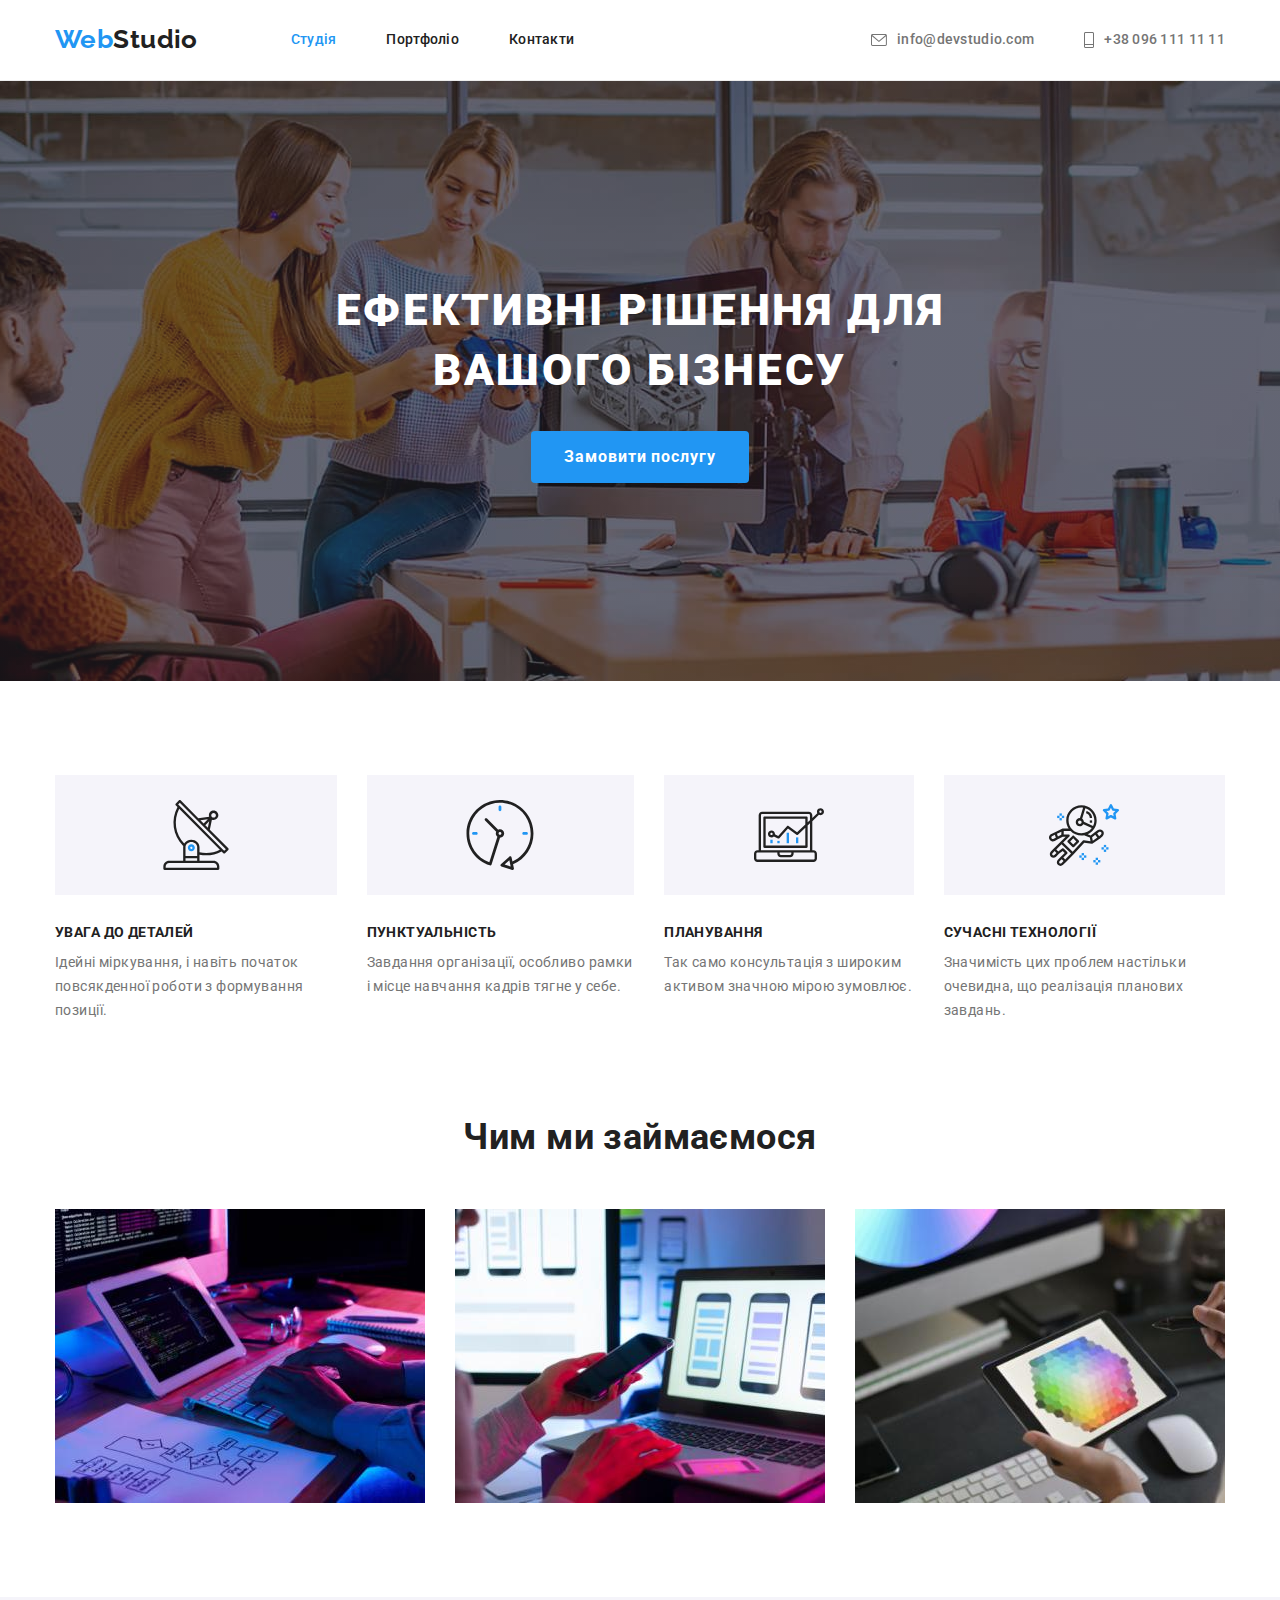
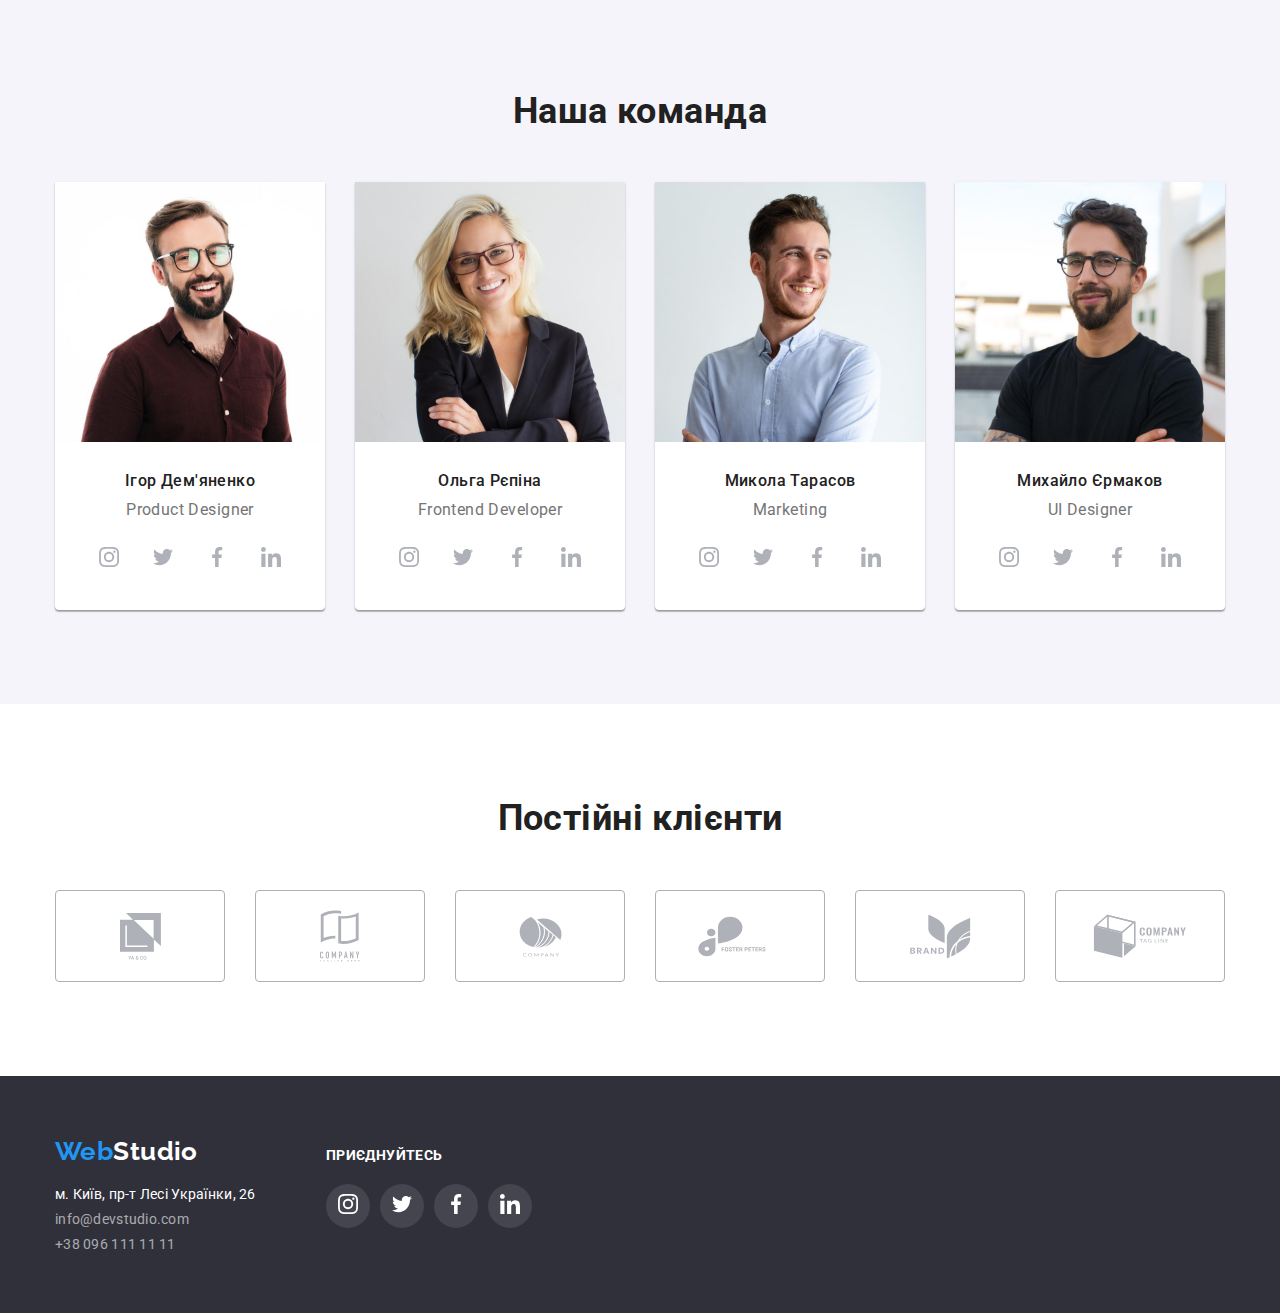
<file: index.html>
<!DOCTYPE html>
<html lang="uk">

<head>
	<meta charset="UTF-8" />
	<meta http-equiv="X-UA-Compatible" content="IE=edge" />
	<meta name="viewport" content="width=device-width, initial-scale=1.0" />
	<title>Студія</title>
	<!-- Подключаем шрифты -->
	<link rel="preconnect" href="https://fonts.googleapis.com">
	<link rel="preconnect" href="https://fonts.gstatic.com" crossorigin>
	<link
		href="https://fonts.googleapis.com/css2?family=Raleway:wght@700&family=Roboto:wght@400;500;700;900&display=swap"
		rel="stylesheet">
	<!-- Подключаем нормализатор CSS -->
	<link rel="stylesheet"
		href="https://cdnjs.cloudflare.com/ajax/libs/modern-normalize/1.1.0/modern-normalize.min.css" />
	<!-- Подключаем свой CSS -->
	<link rel="stylesheet" href="./css/styles.css" />
</head>

<body>
	<header class="header">
		<!-- add navigation -->


		<div class="container main-nav">

			<a href="./index.html" class="logo">Web<span class="logo-head">Studio</span></a>
			<nav>
				<ul class="site-nav">
					<li><a href="./index.html" class="nav-item current">Студія</a></li>
					<li><a href="./porfolio.html" class="nav-item ">Портфоліо</a></li>
					<li><a href="" class="nav-item">Контакти</a></li>
				</ul>
			</nav>
			<ul class="auth-nav">
				<li class="auth-contact">
					<a href="mailto:info@devstudio.com" class="contant-link">
						<svg class="mail activation-icon" height="10" width="12">
							<use href="./images/symbol-defs.svg#icon-envelope"></use>
						</svg>info@devstudio.com</a>
				</li>
				<li class="auth-contact">
					<a href="tel:+380961111111" class="contant-link">
						<svg class="tel activation-icon" height="10" width="12">
							<use href="./images/symbol-defs.svg#icon-Vector"></use>
						</svg>
						+38 096 111 11 11
					</a>
				</li>
			</ul>

		</div>
	</header>

	<!-- main start -->

	<main>

		<!-- hero -->

		<section class="hero">
			<div class="container">

				<h1 class="hero-title">Ефективні рішення для вашого бізнесу</h1>
				<button class="hero-btn" type="button">Замовити послугу</button>
			</div>
		</section>

		<!-- adv -->

		<section class="advantages section">
			<div class="container advantages">

				<h2 class="hide-text">Переваги</h2>

				<ul class="advantages-list">
					<li class="advantages-list-item">
						<h3 class="advantages-sub-title details">УВАГА ДО ДЕТАЛЕЙ
						</h3>
						<p class="advantages-text">Ідейні міркування, і навіть початок повсякденної роботи з формування
							позиції.
						</p>
					</li>
					<li class="advantages-list-item">
						<h3 class="advantages-sub-title punctuality">ПУНКТУАЛЬНІСТЬ</h3>
						<p class="advantages-text">Завдання організації, особливо рамки і місце навчання кадрів тягне у
							себе.
						</p>
					</li>
					<li class="advantages-list-item">
						<h3 class="advantages-sub-title planning">ПЛАНУВАННЯ</h3>
						<p class="advantages-text">Так само консультація з широким активом значною мірою зумовлює.
						</p>
					</li>
					<li class="advantages-list-item">
						<h3 class="advantages-sub-title technology">СУЧАСНІ ТЕХНОЛОГІЇ
						</h3>
						<p class="advantages-text">Значимість цих проблем настільки очевидна, що реалізація планових
							завдань.
						</p>
					</li>
				</ul>
			</div>
		</section>


		<!-- work -->
		<section class="section work">
			<div class="container ">

				<h2 class="title-h2">Чим ми займаємося</h2>
				<ul class="work-list work">
					<li class="work-item"><img src="./images/img1.jpg" alt="img1" width="370"></li>
					<li class="work-item"><img src="./images/img2.jpg" alt="img2" width="370"></li>
					<li class="work-item"><img src="./images/img3.jpg" alt="img3" width="370"></li>

				</ul>
			</div>
		</section>

		<!-- team -->
		<section class="team section">
			<div class="container">
				<h2 class="title-h2 team-title">Наша команда</h2>
				<ul class="team-list">
					<li class="team-list-item">
						<img src="./images/team/igor.jpg" alt="Ігор Дем'яненко" width="270" class="team-img">
						<h3 class="team-sub-title">Ігор Дем'яненко</h3>
						<p class="team-text">Product Designer</p>
						<ul class="social">
							<li class="social-item ">
								<a class="social-link" href="" target="_blank" rel="noopener no refferer"
									aria-label="instagram">
									<svg class="social-icon" height="20" width="20">
										<use href="./images/symbol-defs.svg#icon-instagram"></use>
									</svg>
								</a>
							</li>
							<li class="social-item ">
								<a class="social-link" href="" target="_blank" rel="noopener no refferer"
									aria-label="twitter">
									<svg class="social-icon" height="20" width="20">
										<use href="./images/symbol-defs.svg#icon-twitter"></use>
									</svg>
								</a>
							</li>
							<li class="social-item ">
								<a class="social-link" href="" target="_blank" rel="noopener no refferer"
									aria-label="facebook">
									<svg class="social-icon" height="20" width="20">
										<use href="./images/symbol-defs.svg#icon-facebook"></use>
									</svg>
								</a>
							</li>
							<li class="social-item ">
								<a class="social-link" href="" target="_blank" rel="noopener no refferer"
									aria-label="linkedin">
									<svg class="social-icon" height="20" width="20">
										<use href="./images/symbol-defs.svg#icon-linkedin"></use>
									</svg>
								</a>
							</li>
						</ul>

					</li>

					</li>
					<li class="team-list-item">
						<img src="./images/team/olga.jpg" alt="Ольга Рєпіна" width="270" class="team-img">
						<h3 class="team-sub-title">Ольга Рєпіна</h3>
						<p class="team-text">Frontend Developer</p>
						<ul class="social">
							<li class="social-item ">
								<a class="social-link" href="" target="_blank" rel="noopener no refferer"
									aria-label="instagram">
									<svg class="social-icon" height="20" width="20">
										<use href="./images/symbol-defs.svg#icon-instagram"></use>
									</svg>
								</a>
							</li>
							<li class="social-item ">
								<a class="social-link" href="" target="_blank" rel="noopener no refferer"
									aria-label="twitter">
									<svg class="social-icon" height="20" width="20">
										<use href="./images/symbol-defs.svg#icon-twitter"></use>
									</svg>
								</a>
							</li>
							<li class="social-item ">
								<a class="social-link" href="" target="_blank" rel="noopener no refferer"
									aria-label="facebook">
									<svg class="social-icon" height="20" width="20">
										<use href="./images/symbol-defs.svg#icon-facebook"></use>
									</svg>
								</a>
							</li>
							<li class="social-item ">
								<a class="social-link" href="" target="_blank" rel="noopener no refferer"
									aria-label="linkedin">
									<svg class="social-icon" height="20" width="20">
										<use href="./images/symbol-defs.svg#icon-linkedin"></use>
									</svg>
								</a>
							</li>
						</ul>
					</li>
					<li class="team-list-item">
						<img src="./images/team/nikola.jpg" alt="Микола Тарасов" width="270" class="team-img">
						<h3 class="team-sub-title">Микола Тарасов</h3>
						<p class="team-text">Marketing</p>
						<ul class="social">
							<li class="social-item ">
								<a class="social-link" href="" target="_blank" rel="noopener no refferer"
									aria-label="instagram">
									<svg class="social-icon" height="20" width="20">
										<use href="./images/symbol-defs.svg#icon-instagram"></use>
									</svg>
								</a>
							</li>
							<li class="social-item ">
								<a class="social-link" href="" target="_blank" rel="noopener no refferer"
									aria-label="twitter">
									<svg class="social-icon" height="20" width="20">
										<use href="./images/symbol-defs.svg#icon-twitter"></use>
									</svg>
								</a>
							</li>
							<li class="social-item ">
								<a class="social-link" href="" target="_blank" rel="noopener no refferer"
									aria-label="facebook">
									<svg class="social-icon" height="20" width="20">
										<use href="./images/symbol-defs.svg#icon-facebook"></use>
									</svg>
								</a>
							</li>
							<li class="social-item ">
								<a class="social-link" href="" target="_blank" rel="noopener no refferer"
									aria-label="linkedin">
									<svg class="social-icon" height="20" width="20">
										<use href="./images/symbol-defs.svg#icon-linkedin"></use>
									</svg>
								</a>
							</li>
						</ul>
					</li>
					<li class="team-list-item">
						<img src="./images/team/mihail.jpg" alt="Михайло Єрмаков" width="270" class="team-img">
						<h3 class="team-sub-title">Михайло Єрмаков</h3>
						<p class="team-text">UI Designer</p>
						<ul class="social">
							<li class="social-item ">
								<a class="social-link" href="" target="_blank" rel="noopener no refferer"
									aria-label="instagram">
									<svg class="social-icon" height="20" width="20">
										<use href="./images/symbol-defs.svg#icon-instagram"></use>
									</svg>
								</a>
							</li>
							<li class="social-item ">
								<a class="social-link" href="" target="_blank" rel="noopener no refferer"
									aria-label="twitter">
									<svg class="social-icon" height="20" width="20">
										<use href="./images/symbol-defs.svg#icon-twitter"></use>
									</svg>
								</a>
							</li>
							<li class="social-item ">
								<a class="social-link" href="" target="_blank" rel="noopener no refferer"
									aria-label="facebook">
									<svg class="social-icon" height="20" width="20">
										<use href="./images/symbol-defs.svg#icon-facebook"></use>
									</svg>
								</a>
							</li>
							<li class="social-item ">
								<a class="social-link" href="" target="_blank" rel="noopener no refferer"
									aria-label="linkedin">
									<svg class="social-icon" height="20" width="20">
										<use href="./images/symbol-defs.svg#icon-linkedin"></use>
									</svg>
								</a>
							</li>
						</ul>
					</li>
				</ul>
			</div>
		</section>
		<section class="client section">
			<div class="container">
				<h2 class="client__title">Постійні клієнти</h2>
				<ul class="client__list">
					<li class="client__item">
						<a class="client__link" href="" target="_blank" rel="noopener no refferer"
							aria-label="icon-group">
							<svg class="client__icon" height="47" width="41">
								<use href="./images/symbol-defs.svg#icon-group"></use>
							</svg>
						</a>
					</li>

					<li class="client__item">
						<a class="client__link" href="" target="_blank" rel="noopener no refferer"
							aria-label="icon-group">
							<svg class="client__icon" height="52" width="40">
								<use href="./images/symbol-defs.svg#icon-group-1"></use>
							</svg>
						</a>
					</li>

					<li class="client__item">
						<a class="client__link" href="" target="_blank" rel="noopener no refferer"
							aria-label="icon-group">
							<svg class="client__icon" height="41" width="43">
								<use href="./images/symbol-defs.svg#icon-group-2"></use>
							</svg>
						</a>
					</li>

					<li class="client__item">
						<a class="client__link" href="" target="_blank" rel="noopener no refferer"
							aria-label="icon-group">
							<svg class="client__icon" height="41" width="84">
								<use href="./images/symbol-defs.svg#icon-group-3"></use>
							</svg>
						</a>
					</li>

					<li class="client__item">
						<a class="client__link" href="" target="_blank" rel="noopener no refferer"
							aria-label="icon-group">
							<svg class="client__icon" height="45" width="63">
								<use href="./images/symbol-defs.svg#icon-group-4"></use>
							</svg>
						</a>
					</li>

					<li class="client__item">
						<a class="client__link" href="" target="_blank" rel="noopener no refferer"
							aria-label="icon-group">
							<svg class="client__icon" height="44" width="94">
								<use href="./images/symbol-defs.svg#icon-group-5"></use>
							</svg>
						</a>
					</li>




				</ul>
			</div>
		</section>

	</main>

	<!-- footer -->

	<footer class="footer">
		<div class="container footer-position">
			<div>
				<a href="" class="logo-footer-start">Web<span class="logo-footer-end">Studio</span></a>
				<address class="font-style">
					<ul>
						<li class="adress-color item-footer">м. Київ, пр-т Лесі Українки, 26</li>
						<li class="item-footer"><a href="mailto:info@devstudio.com">info@devstudio.com</a>

						</li>
						<li class="item-footer"><a href="tel:+380961111111">+38 096 111 11 11</a></li>
					</ul>
				</address>
			</div>
			<div class="footer-social">
				<p class="footer-social-titile">приєднуйтесь</p>
				<ul class="footer-social-list">
					<li class="footer-social-item ">
						<a class="footer-social-link" href="" target="_blank" rel="noopener no refferer"
							aria-label="instagram">
							<svg class="social-icon" height="20" width="20">
								<use href="./images/symbol-defs.svg#icon-instagram"></use>
							</svg>
						</a>
					</li>
					<li class="footer-social-item ">
						<a class="footer-social-link" href="" target="_blank" rel="noopener no refferer"
							aria-label="twitter">
							<svg class="social-icon" height="20" width="20">
								<use href="./images/symbol-defs.svg#icon-twitter"></use>
							</svg>
						</a>
					</li>
					<li class="footer-social-item ">
						<a class="footer-social-link" href="" target="_blank" rel="noopener no refferer"
							aria-label="facebook">
							<svg class="social-icon" height="20" width="20">
								<use href="./images/symbol-defs.svg#icon-facebook"></use>
							</svg>
						</a>
					</li>
					<li class="footer-social-item ">
						<a class="footer-social-link" href="" target="_blank" rel="noopener no refferer"
							aria-label="linkedin">
							<svg class="social-icon" height="20" width="20">
								<use href="./images/symbol-defs.svg#icon-linkedin"></use>
							</svg>
						</a>
					</li>
				</ul>

			</div>
		</div>
	</footer>
</body>
</file>
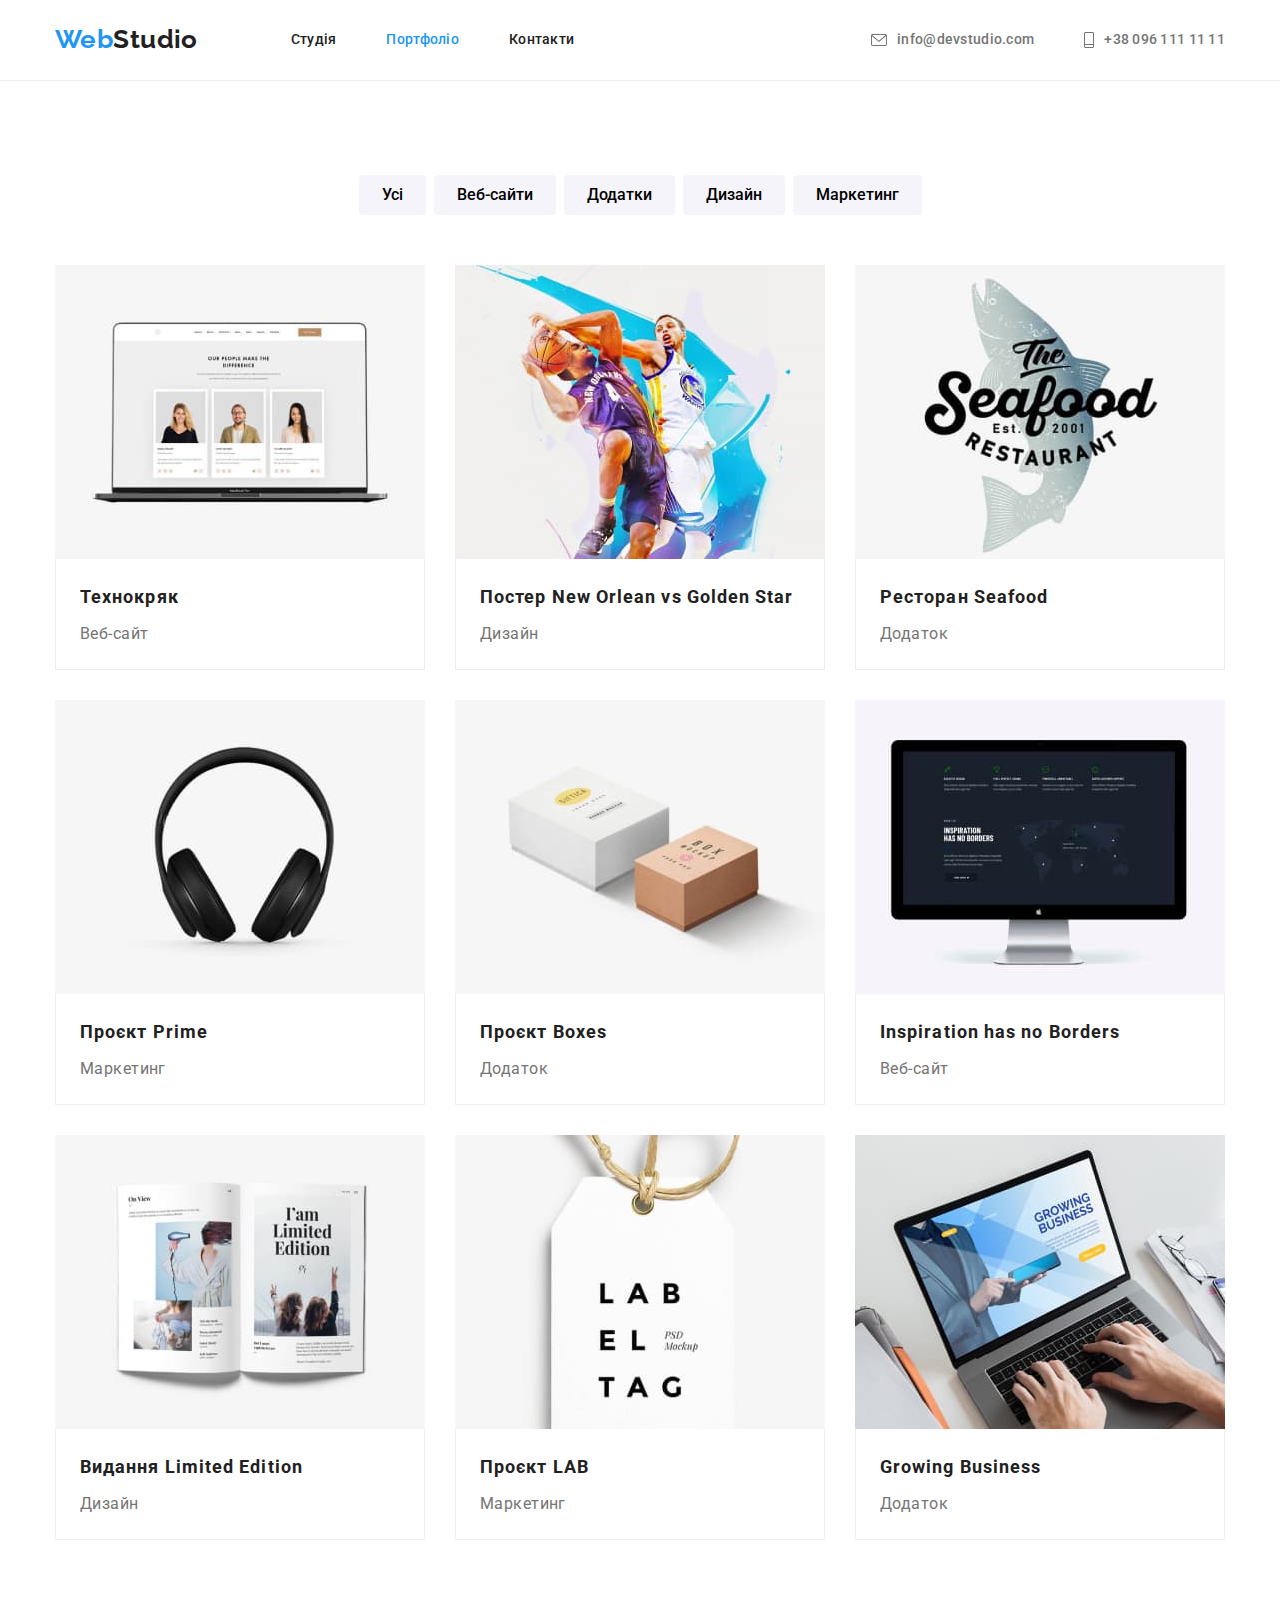
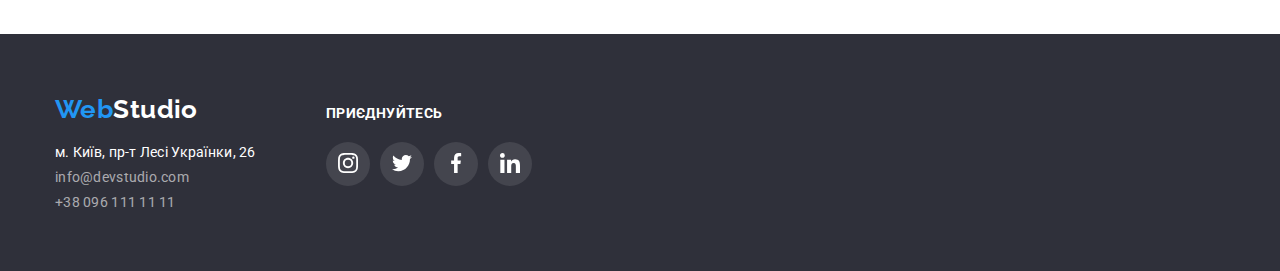
<file: porfolio.html>
<!DOCTYPE html>
<html lang="uk">

<head>
    <meta charset="UTF-8" />
    <meta http-equiv="X-UA-Compatible" content="IE=edge" />
    <meta name="viewport" content="width=device-width, initial-scale=1.0" />
    <title>Студія</title>
    <!-- Подключаем шрифты -->
    <link rel="preconnect" href="https://fonts.googleapis.com">
    <link rel="preconnect" href="https://fonts.gstatic.com" crossorigin>
    <link
        href="https://fonts.googleapis.com/css2?family=Raleway:wght@700&family=Roboto:wght@400;500;700;900&display=swap"
        rel="stylesheet">
    <!-- Подключаем нормализатор CSS -->
    <link rel="stylesheet"
        href="https://cdnjs.cloudflare.com/ajax/libs/modern-normalize/1.1.0/modern-normalize.min.css" />
    <!-- Подключаем свой CSS -->
    <link rel="stylesheet" href="./css/styles.css" />
</head>

<body>
    <header class="header">
        <!-- add navigation -->


        <div class="container main-nav">

            <a href="./index.html" class="logo">Web<span class="logo-head">Studio</span></a>
            <nav>
                <ul class="site-nav">
                    <li><a href="./index.html" class="nav-item ">Студія</a></li>
                    <li><a href="./porfolio.html" class="nav-item current">Портфоліо</a></li>
                    <li><a href="" class="nav-item">Контакти</a></li>
                </ul>
            </nav>
            <ul class="auth-nav">
                <li class="auth-contact"><a href="mailto:info@devstudio.com" class="contant-link">
                        <svg class="mail activation-icon" height="10" width="12">
                            <use href="./images/symbol-defs.svg#icon-envelope"></use>
                        </svg>info@devstudio.com</a></li>
                <li class="auth-contact">
                    <a href="tel:+380961111111" class="contant-link">
                        <svg class="tel activation-icon" height="10" width="12">
                            <use href="./images/symbol-defs.svg#icon-Vector"></use>
                        </svg>
                        +38 096 111 11 11
                    </a>
                </li>
            </ul>

        </div>
    </header>

    <!-- main start -->

    <main>
        <section class="section">
            <div class="container">
                <!-- hide css -->
                <h1 class="hide-text ">Нашi роботи</h1>

                <!-- sub-menu -->
                <ul class="filter-list">
                    <li><button class="button">Усі</button></li>
                    <li><button class="button">Веб-сайти</button></li>
                    <li><button class="button">Додатки</button></li>
                    <li><button class="button">Дизайн</button></li>
                    <li><button class="button">Маркетинг</button></li>
                </ul>

                <!-- cards -->

                <ul class="cards">
                    <li class="cards-item">
                        <a href=""><img src="./images/portfolio/img1.jpg" alt="img1" width="370">
                            <div class="cards-border">
                                <h2 class="card-item-title">Технокряк</h2>
                                <p class="card-item-text">Веб-сайт</p>
                            </div>
                        </a>

                    </li>
                    <li class="cards-item">
                        <a href=""><img src="./images/portfolio/img2.jpg" alt="img2" width="370">
                            <div class="cards-border">
                                <h2 class="card-item-title">Постер New Orlean vs Golden Star</h2>
                                <p class="card-item-text">Дизайн</p>
                            </div>
                        </a>

                    </li>
                    <li class="cards-item">
                        <a href=""><img src="./images/portfolio/img3.jpg" alt="img3" width="370">
                            <div class="cards-border">
                                <h2 class="card-item-title">Ресторан Seafood</h2>
                                <p class="card-item-text">Додаток</p>
                            </div>
                        </a>

                    </li>
                    <li class="cards-item">
                        <a href=""><img src="./images/portfolio/img4.jpg" alt="img4" width="370">
                            <div class="cards-border">
                                <h2 class="card-item-title">Проєкт Prime</h2>
                                <p class="card-item-text">Маркетинг
                                </p>
                            </div>
                        </a>
                    </li>
                    <li class="cards-item">
                        <a href=""><img src="./images/portfolio/img5.jpg" alt="img5" width="370">
                            <div class="cards-border">
                                <h2 class="card-item-title">Проєкт Boxes</h2>
                                <p class="card-item-text">Додаток</p>
                            </div>
                        </a>

                    </li>
                    <li class="cards-item">
                        <a href=""><img src="./images/portfolio/img6.jpg" alt="img6" width="370">
                            <div class="cards-border">
                                <h2 class="card-item-title">Inspiration has no Borders</h2>
                                <p class="card-item-text">Веб-сайт</p>
                            </div>
                        </a>

                    </li>
                    <li class="cards-item">
                        <a href=""><img src="./images/portfolio/img7.jpg" alt="img7" width="370">
                            <div class="cards-border">
                                <h2 class="card-item-title">Видання Limited Edition</h2>
                                <p class="card-item-text">Дизайн</p>
                            </div>
                        </a>

                    </li>
                    <li class="cards-item">
                        <a href=""><img src="./images/portfolio/img8.jpg" alt="img8" width="370">
                            <div class="cards-border">
                                <h2 class="card-item-title">Проєкт LAB</h2>
                                <p class="card-item-text">Маркетинг
                                </p>
                            </div>
                        </a>

                    </li>
                    <li class="cards-item">
                        <a href=""><img src="./images/portfolio/img9.jpg" alt="img9" width="370">
                            <div class="cards-border">
                                <h2 class="card-item-title">Growing Business</h2>
                                <p class="card-item-text">Додаток</p>
                            </div>
                        </a>

                    </li>
                </ul>
            </div>
        </section>



    </main>

    <!-- footer -->

    <footer class="footer">
        <div class="container footer-position">
            <div>
                <a href="" class="logo-footer-start">Web<span class="logo-footer-end">Studio</span></a>
                <address class="font-style">
                    <ul>
                        <li class="adress-color item-footer">м. Київ, пр-т Лесі Українки, 26</li>
                        <li class="item-footer"><a href="mailto:info@devstudio.com">info@devstudio.com</a>

                        </li>
                        <li class="item-footer"><a href="tel:+380961111111">+38 096 111 11 11</a></li>
                    </ul>
                </address>
            </div>
            <div class="footer-social">
                <p class="footer-social-titile">приєднуйтесь</p>
                <ul class="footer-social-list">
                    <li class="footer-social-item ">
                        <a class="footer-social-link" href="" target="_blank" rel="noopener no refferer"
                            aria-label="instagram">
                            <svg class="social-icon" height="20" width="20">
                                <use href="./images/symbol-defs.svg#icon-instagram"></use>
                            </svg>
                        </a>
                    </li>
                    <li class="footer-social-item ">
                        <a class="footer-social-link" href="" target="_blank" rel="noopener no refferer"
                            aria-label="twitter">
                            <svg class="social-icon" height="20" width="20">
                                <use href="./images/symbol-defs.svg#icon-twitter"></use>
                            </svg>
                        </a>
                    </li>
                    <li class="footer-social-item ">
                        <a class="footer-social-link" href="" target="_blank" rel="noopener no refferer"
                            aria-label="facebook">
                            <svg class="social-icon" height="20" width="20">
                                <use href="./images/symbol-defs.svg#icon-facebook"></use>
                            </svg>
                        </a>
                    </li>
                    <li class="footer-social-item ">
                        <a class="footer-social-link" href="" target="_blank" rel="noopener no refferer"
                            aria-label="linkedin">
                            <svg class="social-icon" height="20" width="20">
                                <use href="./images/symbol-defs.svg#icon-linkedin"></use>
                            </svg>
                        </a>
                    </li>
                </ul>

            </div>
        </div>
    </footer>



</body>
</file>
<file: css/styles.css>
/* custom properties */
:root {
  --primary-text-color: #212121;
  --secondary-text-color: #757575;
  --activation-color: #2196f3;
  --white-text-color: #ffffff;
  --white-bcg-color: #ffffff;
  --secondary-background-color: #f5f4fa;
  --footer-color-bg: #2f303a;
  --block-spacing: 94px;
  --social-icon-color: #afb1b8;
}
/* utilities */
ul {
  list-style: none;
}
h1,
h2,
h3,
ul,
p {
  padding: 0;
  margin: 0;
}
a {
  text-decoration: none;
  color: currentColor;
}
img {
  display: block;
  max-width: 100%;
  height: auto;
}
.hide-text {
  position: absolute;
  width: 1px;
  height: 1px;
  margin: -1px;
  border: 0;
  padding: 0;
  white-space: nowrap;
  clip-path: inset(100%);
  clip: rect(0 0 0 0);
  overflow: hidden;
}

/* page */
body {
  color: var(--primary-text-color);
  background-color: rgba(255, 255, 255, 1);
  font-family: Roboto, sans-serif;
  font-size: 14px;
  font-style: normal;
  letter-spacing: 0.03em;
}

/* container */
.header {
  border-bottom: 1px solid #ececec;
}
.section {
  padding-top: 94px;
  padding-bottom: 94px;
}
.container {
  width: 1200px;
  margin-left: auto;
  margin-right: auto;
  padding-left: 15px;
  padding-right: 15px;
}
/* main navi */
.main-nav {
  display: flex;
}
/* logo */
.logo {
  display: block;
  color: var(--activation-color);
  text-decoration: none;
  font-family: "Raleway";
  font-weight: 700;
  font-size: 26px;
  line-height: 1.19;

  padding-top: 24px;
  margin-right: 93px;
}

.logo-head {
  color: rgba(33, 33, 33, 1);
}
.nav-item {
  display: block;
  color: var(--primary-text-color);
  font-weight: 500;
  font-size: 14px;
  line-height: 1.14;
  letter-spacing: 0.02em;

  padding-top: 32px;
  padding-bottom: 32px;
}

.nav-item:hover,
.nav-item:focus {
  color: var(--activation-color);
}
.current {
  color: var(--activation-color);
}
.main-nav nav {
  margin-right: auto;
}
.site-nav {
  display: flex;

  gap: 50px;
}
/* auth-nav */
.auth-nav {
  display: flex;
  gap: 50px;
}
.auth-contact {
  color: var(--secondary-text-color);
  font-weight: 500;
  font-size: 14px;
  line-height: 1.14;
  letter-spacing: 0.02em;

  padding-top: 32px;
  padding-bottom: 32px;
}
.contant-link {
  display: flex;
  align-items: center;
}

.contant-link:hover,
.contant-link:focus {
  color: var(--activation-color);
}

.auth-nav .mail {
  margin-right: 10px;
  width: 16px;
  height: 12px;
  fill: var(--secondary-text-color);
}
.auth-nav .tel {
  margin-right: 10px;
  width: 10px;
  height: 16px;
  fill: var(--secondary-text-color);
}
.contant-link:hover .activation-icon,
.contant-link:focus .activation-icon {
  fill: var(--activation-color);
}
/*=============================================
=            HERO            =
=============================================*/

.hero {
  text-align: center;
  max-width: 1600px;
  height: 600px;

  padding-top: 200px;
  padding-bottom: 200px;
  margin-left: auto;
  margin-right: auto;

  background-color: #c4c4c4;
  background-image: linear-gradient(
      to right,
      rgba(47, 48, 58, 0.4),
      rgba(47, 48, 58, 0.4)
    ),
    url(../images/Img.jpg);
  background-repeat: no-repeat;
  background-position: center;
  background-size: cover;
}

.hero-title {
  color: var(--white-text-color);
  font-weight: 900;
  font-size: 44px;
  line-height: 1.36;
  letter-spacing: 0.06em;
  text-transform: uppercase;

  width: 696px;
  margin-left: auto;
  margin-right: auto;

  margin-bottom: 30px;
}
.hero-btn {
  display: flex;
  color: var(--white-text-color);
  background-color: var(--activation-color);
  cursor: pointer;
  font-weight: 700;
  font-size: 16px;
  line-height: 1.87;
  letter-spacing: 0.06em;

  margin-left: auto;
  margin-right: auto;

  padding: 10px 32px;
  min-width: 216px;

  border: 1px solid transparent;
  border-radius: 4px;

  /* box-shadow: 0px 4px 4px rgba(0, 0, 0, 0.15); */
}

/*=====  End of Hero  ======*/

/*=============================================
=            Advantages            =
=============================================*/

.advantages-list {
  display: flex;
  gap: 30px;
}

.advantages-sub-title::before {
  content: "";
  display: block;

  height: 120px;
  background-color: var(--secondary-background-color);

  background-repeat: no-repeat;
  background-position: center;

  margin-bottom: 30px;
}
.advantages-sub-title.details::before {
  background-image: url(../images/icon/antenna.svg);
}
.advantages-sub-title.punctuality::before {
  background-image: url(../images/icon/clock.svg);
}
.advantages-sub-title.planning::before {
  background-image: url(../images/icon/diagram.svg);
}
.advantages-sub-title.technology::before {
  background-image: url(../images/icon/astronaut.svg);
}

.advantages-sub-title {
  font-weight: 700;
  font-size: 14px;
  line-height: 1.14;
  text-transform: uppercase;
  margin-bottom: 10px;
}
/* adv-text пропадает контент ???? */
.advantages-text {
  color: var(--secondary-text-color);
  line-height: 1.71;
  font-weight: normal;
}

/*=====  End of advantages  ======*/

/*=============================================
=            Work            =
=============================================*/

.section.work {
  padding-top: 0;
}

.title-h2 {
  font-weight: 700;
  font-size: 36px;
  line-height: 1.16;
  text-align: center;

  margin-bottom: 50px;
}
.work-list {
  display: flex;
  gap: 30px;
}

/*=====  End of work  ======*/

/*=============================================
=            Team            =
=============================================*/

.team {
  text-align: center;
  background-color: var(--secondary-background-color);
}

.team-list {
  display: flex;
  gap: 30px;
}
.team-list-item {
  width: 270px;
  height: 428px;

  background: #ffffff;

  box-shadow: 0px 1px 3px rgba(0, 0, 0, 0.12), 0px 1px 1px rgba(0, 0, 0, 0.14),
    0px 2px 1px rgba(0, 0, 0, 0.2);
  border-radius: 0px 0px 4px 4px;
}
.team-img {
  margin-bottom: 30px;
}
.team-sub-title {
  font-weight: 500;
  font-size: 16px;
  line-height: 1.16;

  margin-bottom: 10px;
}

.team-text {
  color: var(--secondary-text-color);
  font-size: 16px;
  font-weight: normal;
  line-height: 1.16;

  margin-bottom: 16px;
}
/* social-link */
.social {
  display: flex;
  gap: 10px;
  justify-content: center;

  margin-bottom: 30px;
}

.social-link {
  display: flex;
  justify-content: center;
  align-items: center;

  width: 44px;
  height: 44px;

  background-color: var(--white-bcg-color);
  border-radius: 50%;
}

.social-icon {
  fill: var(--social-icon-color);
}
.social-link:hover {
  background-color: var(--activation-color);
}

.social-link:hover .social-icon,
.social-link:focus .social-icon {
  fill: var(--white-bcg-color);
}

/*=====  End of team  ======*/

/*=============================================
=            Clients            =
=============================================*/
.client__title {
  font-weight: 700;
  font-size: 36px;
  line-height: 1.16;
  text-align: center;

  margin-bottom: 50px;
}
.client__list {
  display: flex;
  justify-content: space-between;
  gap: 30px;
}

.client__item {
  display: flex;

  width: 170px;
  height: 92px;

  border-radius: 4px;
  border: 1px solid var(--social-icon-color);
}
.client__link {
  display: flex;
  justify-content: center;
  align-items: center;
  width: 100%;
  height: 100%;
}
.client__icon {
  fill: var(--social-icon-color);
}
.client__item:hover,
.client__item:focus {
  border: 1px solid var(--activation-color);
}
.client__item:hover .client__icon,
.client__item:focus .client__icon {
  fill: var(--activation-color);
}

/*=====  End of clients  ======*/

/*=============================================
=            Footer            =
=============================================*/
.footer {
  background-color: #2f303a;
  padding-top: 60px;
  padding-bottom: 60px;
}
.font-style {
  font-style: normal;
}

/* logo */
.logo-footer-start {
  display: block;
  color: var(--activation-color);
  text-decoration: none;
  font-family: "Raleway";
  font-weight: 700;
  font-size: 26px;
  line-height: 1.19;

  margin-bottom: 20px;
}

.logo-footer-end {
  color: rgba(255, 255, 255, 1);
}

.item-footer {
  display: block;

  color: rgba(255, 255, 255, 0.6);
  font-size: 14px;
  line-height: 1.14;
  letter-spacing: 0.02em;

  margin-bottom: 9px;

  /* Или использовать padding ??? */
}

.item-footer:focus,
.item-footer:hover {
  color: var(--activation-color);
}
.adress-color {
  color: var(--white-text-color);
}

.item-footer:last-child {
  margin-bottom: 0;
}
.footer-position {
  display: flex;
  align-items: baseline;
}
.footer-social {
  margin-left: 70px;
  width: 206px;
  height: 80px;
}

.footer-social-titile {
  font-weight: 700;
  font-size: 14px;
  line-height: 1.14;

  text-transform: uppercase;

  color: var(--white-text-color);

  align-self: flex-start;
  margin-bottom: 20px;
}
.footer-social-list {
  display: flex;
  gap: 10px;
}
.footer-social-item {
  display: flex;
  justify-content: center;
  align-items: center;
  width: 44px;
  height: 44px;
  background-color: rgba(255, 255, 255, 0.1);
  border-radius: 50%;
}

.footer-social-item .social-icon {
  fill: var(--white-text-color);
}
.footer-social-item:hover,
.footer-social-item:focus {
  background-color: var(--activation-color);
}

/*=====  End of footer  ======*/

/*=============================================
=            Portfolio            =
=============================================*/

/*----------  filter  ----------*/
.filter-list {
  display: flex;
  justify-content: center;

  margin-bottom: 50px;
}

.filter-list .button {
  cursor: pointer;
  font-weight: 500;
  font-size: 16px;
  line-height: 1.62;
  border: 1px solid transparent;
  background: #f5f4fa;
  border-radius: 4px;

  padding: 6px 22px;
}

.filter-list li:not(:last-child) {
  margin-right: 8px;
}

.filter-list .button:hover,
.filter-list .button:focus {
  color: var(--white-text-color);
  background-color: var(--activation-color);
}
/*----------  filter end  ----------*/

/*----------  cards start  ----------*/

.cards {
  display: flex;
  flex-wrap: wrap;
  gap: 30px;
}

.cards-item:hover,
.cards-item:focus {
  box-shadow: 0px 1px 1px rgba(0, 0, 0, 0.12), 0px 4px 4px rgba(0, 0, 0, 0.06),
    1px 4px 6px rgba(0, 0, 0, 0.16);
}

.cards-border {
  background: #ffffff;
  border: 1px solid #eeeeee;
  border-top: none;
  padding-top: 20px;
  padding-right: 24px;
  padding-bottom: 20px;
  padding-left: 24px;
}

.card-item-title {
  font-weight: 700;
  font-size: 18px;
  line-height: 2;
  letter-spacing: 0.06em;

  margin-bottom: 4px;
}
.card-item-text {
  color: var(--secondary-text-color);
  font-size: 16px;
  line-height: 1.88;
  font-weight: normal;
}

/*----------  cards end  ----------*/
</file>
